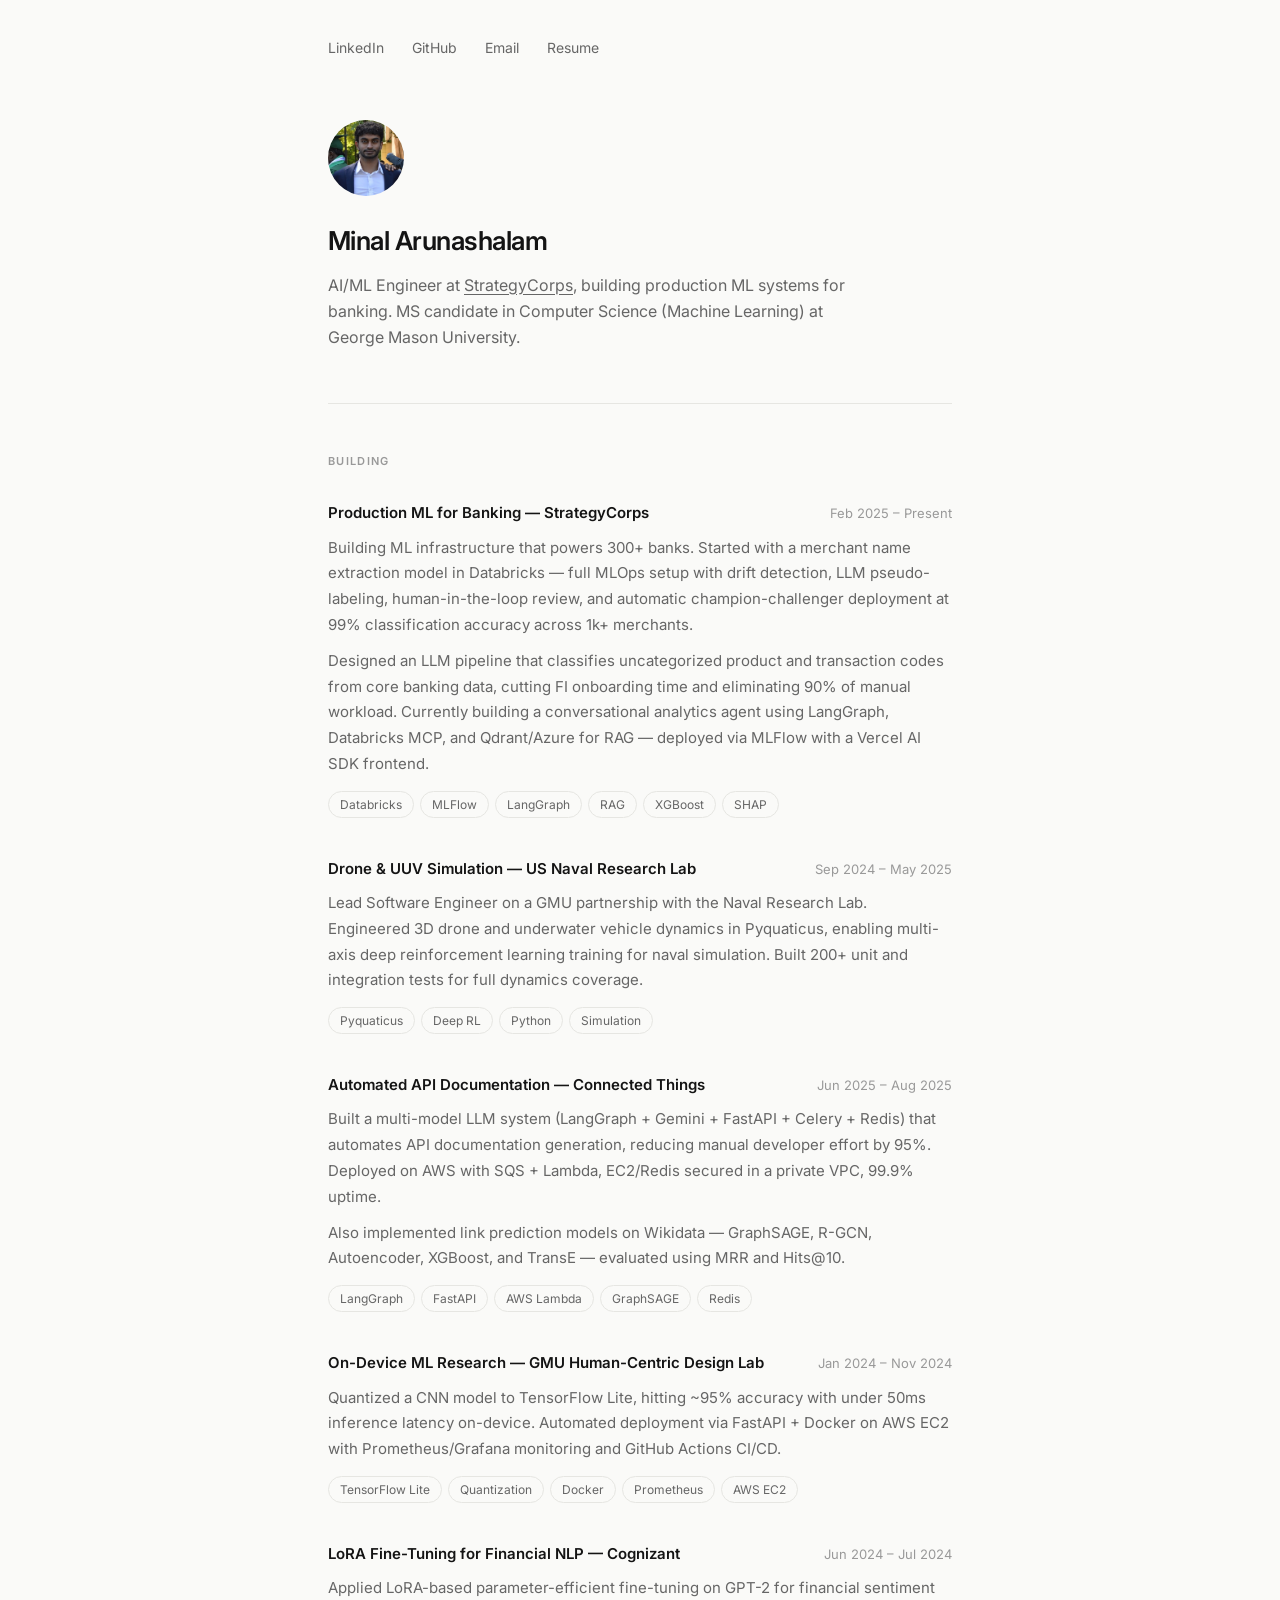
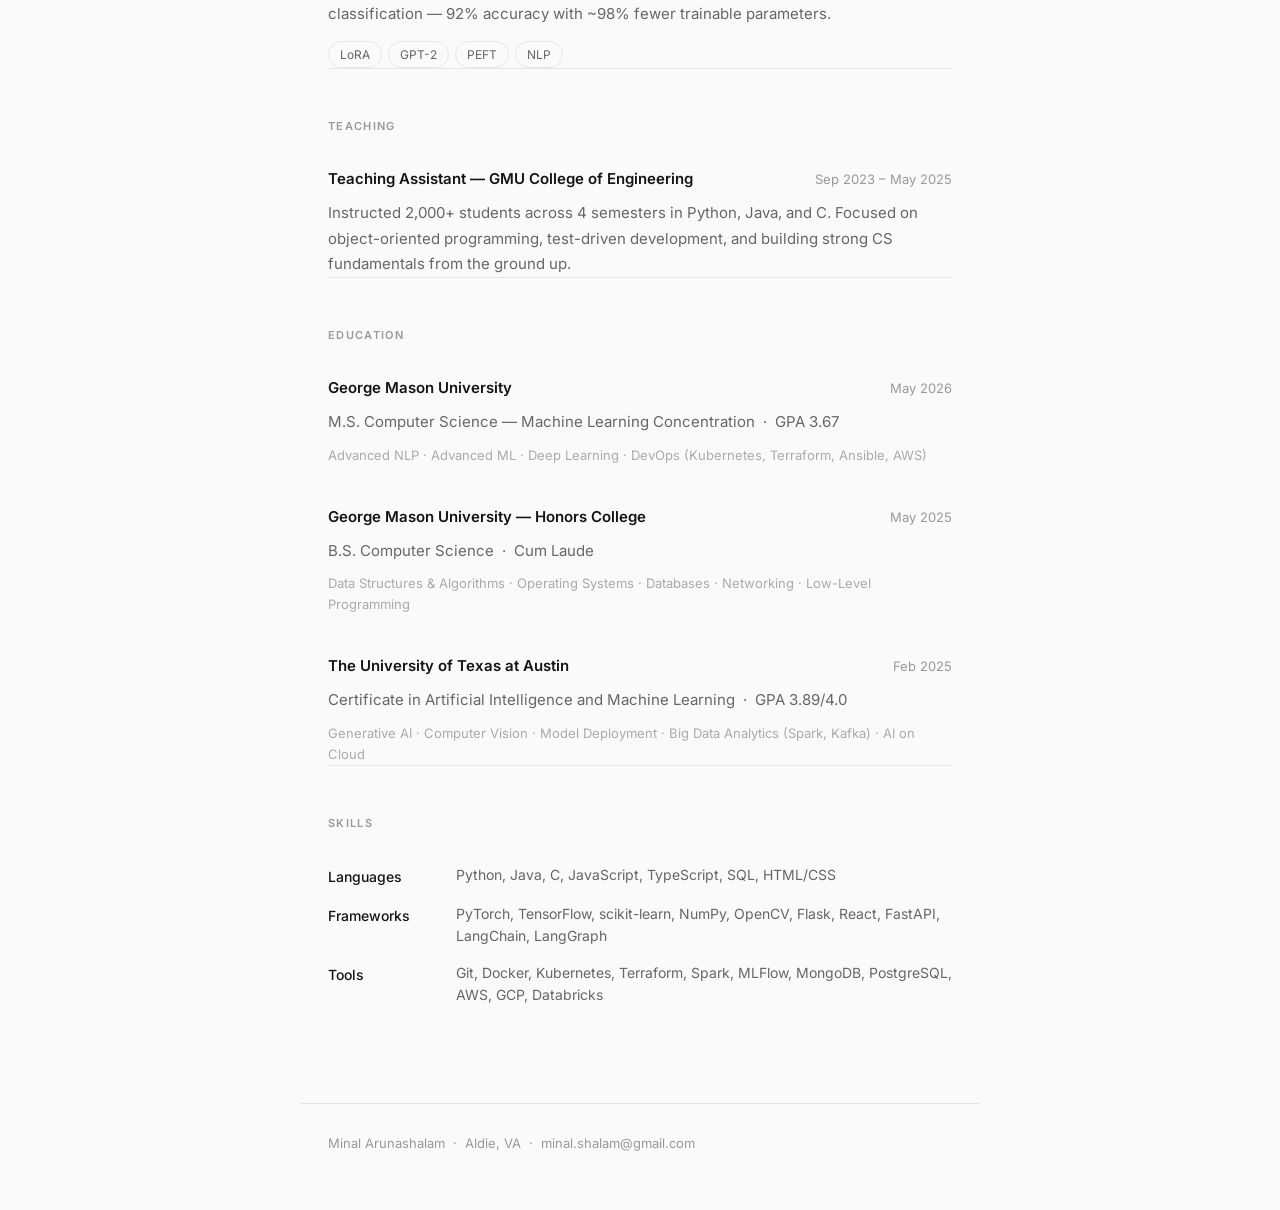
<file: index.html>
<!DOCTYPE html>
<html lang="en">
<head>
  <meta charset="UTF-8">
  <meta name="viewport" content="width=device-width, initial-scale=1.0">
  <title>Minal Arunashalam</title>
  <meta name="description" content="AI/ML Engineer building production ML systems and intelligent agents.">
  <link rel="preconnect" href="https://fonts.googleapis.com">
  <link rel="preconnect" href="https://fonts.gstatic.com" crossorigin>
  <link href="https://fonts.googleapis.com/css2?family=Inter:wght@300;400;500;600&display=swap" rel="stylesheet">
  <style>
    *, *::before, *::after { margin: 0; padding: 0; box-sizing: border-box; }

    :root {
      --bg: #fafaf8;
      --text: #141414;
      --muted: #666;
      --subtle: #999;
      --accent: #2563eb;
      --border: #e6e6e2;
    }

    html { scroll-behavior: smooth; }

    body {
      font-family: 'Inter', -apple-system, BlinkMacSystemFont, sans-serif;
      background: var(--bg);
      color: var(--text);
      font-size: 16px;
      line-height: 1.7;
      -webkit-font-smoothing: antialiased;
    }

    /* ── Nav ── */
    nav {
      max-width: 680px;
      margin: 0 auto;
      padding: 36px 28px 0;
      display: flex;
      gap: 28px;
      flex-wrap: wrap;
    }

    nav a {
      font-size: 14px;
      color: var(--muted);
      text-decoration: none;
      cursor: pointer;
      transition: color 0.15s;
    }

    nav a:hover { color: var(--text); }

    /* ── Main wrapper ── */
    main {
      max-width: 680px;
      margin: 0 auto;
      padding: 0 28px 96px;
    }

    /* ── Hero ── */
    .hero {
      padding: 60px 0 52px;
    }

    .avatar {
      width: 76px;
      height: 76px;
      border-radius: 50%;
      object-fit: cover;
      margin-bottom: 28px;
      flex-shrink: 0;
      display: block;
    }

    .hero h1 {
      font-size: 26px;
      font-weight: 600;
      letter-spacing: -0.02em;
      margin-bottom: 14px;
      line-height: 1.3;
    }

    .hero .tagline {
      font-size: 16px;
      color: var(--muted);
      max-width: 520px;
      line-height: 1.65;
    }

    .hero .tagline a {
      color: var(--muted);
      text-decoration: underline;
      text-underline-offset: 3px;
      transition: color 0.15s;
    }

    .hero .tagline a:hover { color: var(--text); }

    /* ── Divider ── */
    hr {
      border: none;
      border-top: 1px solid var(--border);
      margin: 0;
    }

    /* ── Sections ── */
    section {
      padding: 48px 0 0;
    }

    section > h2 {
      font-size: 11px;
      font-weight: 600;
      text-transform: uppercase;
      letter-spacing: 0.12em;
      color: var(--subtle);
      margin-bottom: 32px;
    }

    /* ── Entry ── */
    .entry {
      margin-bottom: 40px;
    }

    .entry:last-child { margin-bottom: 0; }

    .entry-header {
      display: flex;
      justify-content: space-between;
      align-items: baseline;
      gap: 12px;
      margin-bottom: 10px;
    }

    .entry h3 {
      font-size: 15px;
      font-weight: 600;
      line-height: 1.4;
    }

    .entry .date {
      font-size: 13px;
      color: var(--subtle);
      white-space: nowrap;
      flex-shrink: 0;
    }

    .entry p {
      font-size: 15px;
      color: var(--muted);
      line-height: 1.72;
      margin-bottom: 10px;
    }

    .entry p:last-of-type { margin-bottom: 0; }

    .entry .sub {
      font-size: 13px;
      color: #aaa;
      line-height: 1.6;
      margin-top: 8px;
    }

    /* ── Tags ── */
    .tags {
      display: flex;
      flex-wrap: wrap;
      gap: 6px;
      margin-top: 14px;
    }

    .tag {
      font-size: 12px;
      padding: 3px 11px;
      border: 1px solid var(--border);
      border-radius: 100px;
      color: var(--muted);
      line-height: 1.6;
    }

    /* ── Skills grid ── */
    .skills-grid {
      display: grid;
      grid-template-columns: 100px 1fr;
      row-gap: 14px;
      column-gap: 28px;
    }

    .skill-label {
      font-size: 14px;
      font-weight: 500;
      color: var(--text);
      padding-top: 1px;
    }

    .skill-value {
      font-size: 14px;
      color: var(--muted);
      line-height: 1.6;
    }

    /* ── Footer ── */
    footer {
      max-width: 680px;
      margin: 0 auto;
      padding: 28px 28px 56px;
      border-top: 1px solid var(--border);
      font-size: 13px;
      color: var(--subtle);
    }

    footer a {
      color: var(--subtle);
      text-decoration: none;
      transition: color 0.15s;
    }

    footer a:hover { color: var(--text); }

    /* ── Global link ── */
    a {
      color: var(--accent);
      text-decoration: none;
      cursor: pointer;
    }

    a:hover { text-decoration: underline; text-underline-offset: 3px; }

    /* ── Responsive ── */
    @media (max-width: 600px) {
      nav { gap: 20px; padding: 28px 20px 0; }
      main { padding: 0 20px 80px; }
      footer { padding: 24px 20px 48px; }

      .hero { padding: 48px 0 40px; }
      .hero h1 { font-size: 22px; }

      .entry-header { flex-direction: column; gap: 2px; }
      .entry .date { font-size: 12px; }

      .skills-grid { grid-template-columns: 1fr; row-gap: 4px; }
      .skill-label { margin-top: 14px; }
      .skill-label:first-child { margin-top: 0; }
    }

    /* ── Reduced motion ── */
    @media (prefers-reduced-motion: reduce) {
      html { scroll-behavior: auto; }
      * { transition: none !important; }
    }
  </style>
</head>
<body>

  <nav>
    <a href="https://linkedin.com/in/minal12" target="_blank" rel="noopener">LinkedIn</a>
    <a href="https://github.com/Minal-Arunashalam" target="_blank" rel="noopener">GitHub</a>
    <a href="mailto:minal.shalam@gmail.com">Email</a>
    <a href="/Minal_Arunashalam_Resume.pdf" target="_blank" rel="noopener">Resume</a>
  </nav>

  <main>

    <!-- Hero -->
    <div class="hero">
      <img class="avatar" src="me1.jpg" alt="Minal Arunashalam">
      <h1>Minal Arunashalam</h1>
      <p class="tagline">
        AI/ML Engineer at <a href="https://strategycorps.com" target="_blank" rel="noopener">StrategyCorps</a>, building production ML systems for banking.
        MS candidate in Computer Science (Machine Learning) at George Mason University.
      </p>
    </div>

    <hr>

    <!-- Building -->
    <section id="building" aria-label="Building">
      <h2>Building</h2>

      <div class="entry">
        <div class="entry-header">
          <h3>Production ML for Banking — StrategyCorps</h3>
          <span class="date">Feb 2025 – Present</span>
        </div>
        <p>
          Building ML infrastructure that powers 300+ banks. Started with a merchant name extraction model in Databricks —
          full MLOps setup with drift detection, LLM pseudo-labeling, human-in-the-loop review, and automatic
          champion-challenger deployment at 99% classification accuracy across 1k+ merchants.
        </p>
        <p>
          Designed an LLM pipeline that classifies uncategorized product and transaction codes from core banking data,
          cutting FI onboarding time and eliminating 90% of manual workload. Currently building a conversational analytics
          agent using LangGraph, Databricks MCP, and Qdrant/Azure for RAG — deployed via MLFlow with a Vercel AI SDK frontend.
        </p>
        <div class="tags">
          <span class="tag">Databricks</span>
          <span class="tag">MLFlow</span>
          <span class="tag">LangGraph</span>
          <span class="tag">RAG</span>
          <span class="tag">XGBoost</span>
          <span class="tag">SHAP</span>
        </div>
      </div>

      <div class="entry">
        <div class="entry-header">
          <h3>Drone & UUV Simulation — US Naval Research Lab</h3>
          <span class="date">Sep 2024 – May 2025</span>
        </div>
        <p>
          Lead Software Engineer on a GMU partnership with the Naval Research Lab. Engineered 3D drone and
          underwater vehicle dynamics in Pyquaticus, enabling multi-axis deep reinforcement learning training
          for naval simulation. Built 200+ unit and integration tests for full dynamics coverage.
        </p>
        <div class="tags">
          <span class="tag">Pyquaticus</span>
          <span class="tag">Deep RL</span>
          <span class="tag">Python</span>
          <span class="tag">Simulation</span>
        </div>
      </div>

      <div class="entry">
        <div class="entry-header">
          <h3>Automated API Documentation — Connected Things</h3>
          <span class="date">Jun 2025 – Aug 2025</span>
        </div>
        <p>
          Built a multi-model LLM system (LangGraph + Gemini + FastAPI + Celery + Redis) that automates
          API documentation generation, reducing manual developer effort by 95%. Deployed on AWS with
          SQS + Lambda, EC2/Redis secured in a private VPC, 99.9% uptime.
        </p>
        <p>
          Also implemented link prediction models on Wikidata — GraphSAGE, R-GCN, Autoencoder, XGBoost, and
          TransE — evaluated using MRR and Hits@10.
        </p>
        <div class="tags">
          <span class="tag">LangGraph</span>
          <span class="tag">FastAPI</span>
          <span class="tag">AWS Lambda</span>
          <span class="tag">GraphSAGE</span>
          <span class="tag">Redis</span>
        </div>
      </div>

      <div class="entry">
        <div class="entry-header">
          <h3>On-Device ML Research — GMU Human-Centric Design Lab</h3>
          <span class="date">Jan 2024 – Nov 2024</span>
        </div>
        <p>
          Quantized a CNN model to TensorFlow Lite, hitting ~95% accuracy with under 50ms inference latency
          on-device. Automated deployment via FastAPI + Docker on AWS EC2 with Prometheus/Grafana monitoring
          and GitHub Actions CI/CD.
        </p>
        <div class="tags">
          <span class="tag">TensorFlow Lite</span>
          <span class="tag">Quantization</span>
          <span class="tag">Docker</span>
          <span class="tag">Prometheus</span>
          <span class="tag">AWS EC2</span>
        </div>
      </div>

      <div class="entry">
        <div class="entry-header">
          <h3>LoRA Fine-Tuning for Financial NLP — Cognizant</h3>
          <span class="date">Jun 2024 – Jul 2024</span>
        </div>
        <p>
          Applied LoRA-based parameter-efficient fine-tuning on GPT-2 for financial sentiment classification —
          92% accuracy with ~98% fewer trainable parameters.
        </p>
        <div class="tags">
          <span class="tag">LoRA</span>
          <span class="tag">GPT-2</span>
          <span class="tag">PEFT</span>
          <span class="tag">NLP</span>
        </div>
      </div>
    </section>

    <hr>

    <!-- Teaching -->
    <section id="teaching" aria-label="Teaching">
      <h2>Teaching</h2>

      <div class="entry">
        <div class="entry-header">
          <h3>Teaching Assistant — GMU College of Engineering</h3>
          <span class="date">Sep 2023 – May 2025</span>
        </div>
        <p>
          Instructed 2,000+ students across 4 semesters in Python, Java, and C.
          Focused on object-oriented programming, test-driven development, and building
          strong CS fundamentals from the ground up.
        </p>
      </div>
    </section>

    <hr>

    <!-- Education -->
    <section id="education" aria-label="Education">
      <h2>Education</h2>

      <div class="entry">
        <div class="entry-header">
          <h3>George Mason University</h3>
          <span class="date">May 2026</span>
        </div>
        <p>M.S. Computer Science — Machine Learning Concentration &nbsp;·&nbsp; GPA 3.67</p>
        <p class="sub">Advanced NLP · Advanced ML · Deep Learning · DevOps (Kubernetes, Terraform, Ansible, AWS)</p>
      </div>

      <div class="entry">
        <div class="entry-header">
          <h3>George Mason University — Honors College</h3>
          <span class="date">May 2025</span>
        </div>
        <p>B.S. Computer Science &nbsp;·&nbsp; Cum Laude</p>
        <p class="sub">Data Structures & Algorithms · Operating Systems · Databases · Networking · Low-Level Programming</p>
      </div>

      <div class="entry">
        <div class="entry-header">
          <h3>The University of Texas at Austin</h3>
          <span class="date">Feb 2025</span>
        </div>
        <p>Certificate in Artificial Intelligence and Machine Learning &nbsp;·&nbsp; GPA 3.89/4.0</p>
        <p class="sub">Generative AI · Computer Vision · Model Deployment · Big Data Analytics (Spark, Kafka) · AI on Cloud</p>
      </div>
    </section>

    <hr>

    <!-- Skills -->
    <section id="skills" aria-label="Skills">
      <h2>Skills</h2>
      <div class="skills-grid">
        <span class="skill-label">Languages</span>
        <span class="skill-value">Python, Java, C, JavaScript, TypeScript, SQL, HTML/CSS</span>

        <span class="skill-label">Frameworks</span>
        <span class="skill-value">PyTorch, TensorFlow, scikit-learn, NumPy, OpenCV, Flask, React, FastAPI, LangChain, LangGraph</span>

        <span class="skill-label">Tools</span>
        <span class="skill-value">Git, Docker, Kubernetes, Terraform, Spark, MLFlow, MongoDB, PostgreSQL, AWS, GCP, Databricks</span>
      </div>
    </section>

  </main>

  <footer>
    Minal Arunashalam &nbsp;·&nbsp; Aldie, VA &nbsp;·&nbsp;
    <a href="mailto:minal.shalam@gmail.com">minal.shalam@gmail.com</a>
  </footer>

</body>
</html>
</file>
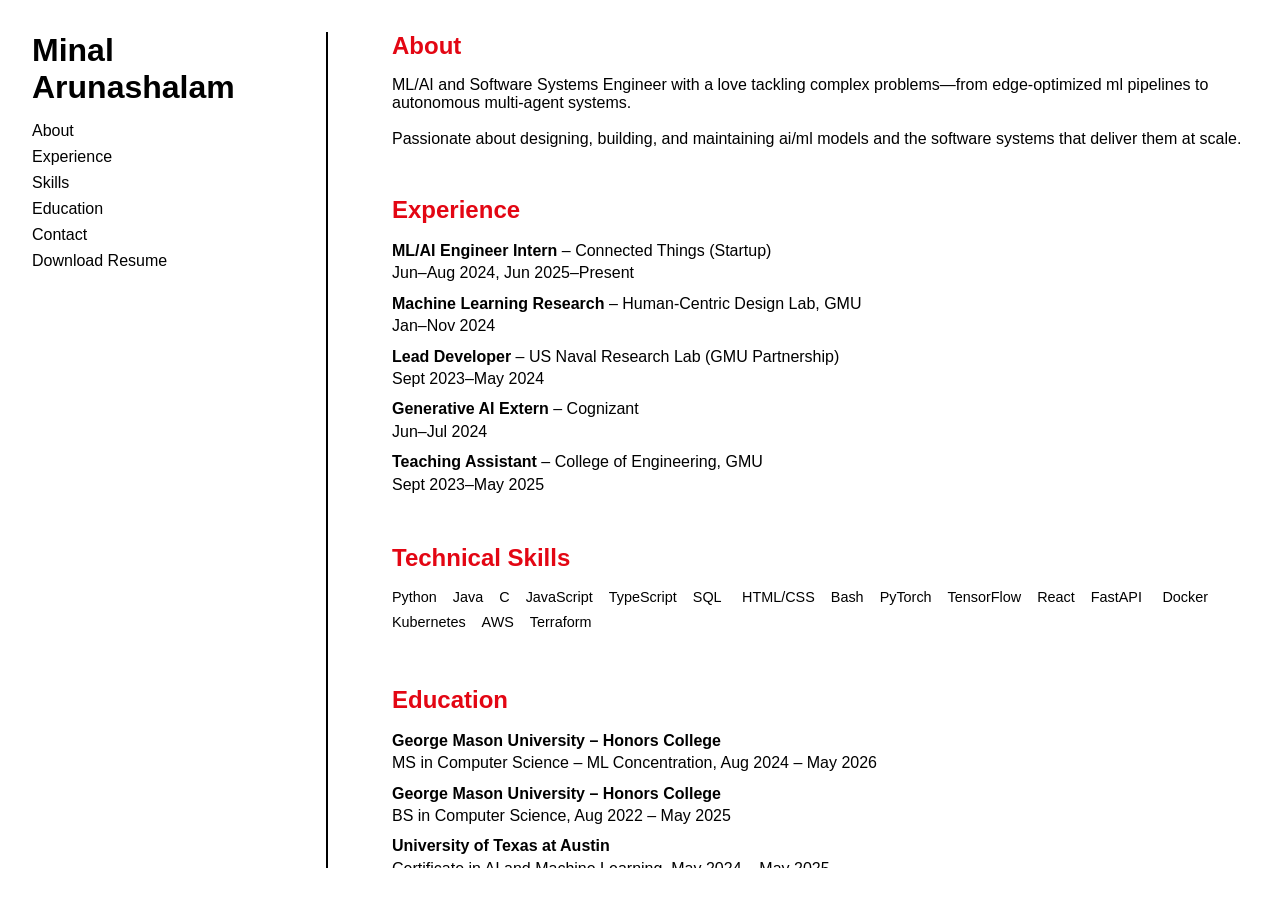
<file: personal_website_swiss_design.html>
<!DOCTYPE html>
<html lang="en">
<head>
    <meta charset="UTF-8">
    <meta name="viewport" content="width=device-width, initial-scale=1.0">
    <title>Minal Arunashalam</title>
    <link rel="icon" href="your-favicon.ico">
    <style>
        :root {
            --black: #000;
            --white: #fff;
            --red: #e30613;
            --font-sans: 'Helvetica Neue', Helvetica, Arial, sans-serif;
        }
        * { box-sizing: border-box; margin: 0; padding: 0; }
        html, body { height: 100%; width: 100%; font-family: var(--font-sans); background: var(--white); color: var(--black); }
        .container {
            display: grid;
            grid-template-columns: 1fr 3fr;
            grid-template-rows: auto;
            height: 100vh;
            grid-gap: 2rem;
            padding: 2rem;
        }
        .sidebar {
            display: flex;
            flex-direction: column;
            justify-content: start;
            border-right: 2px solid var(--black);
            padding-right: 2rem;
        }
        .sidebar h1 {
            font-size: 2rem;
            margin-bottom: 1rem;
        }
        .sidebar a {
            text-decoration: none;
            color: var(--black);
            display: block;
            margin: 0 0 0.5rem 0;
            font-size: 1rem;
        }
        .content {
            overflow-y: auto;
            padding-left: 2rem;
        }
        section { margin-bottom: 3rem; }
        h2 {
            font-size: 1.5rem;
            color: var(--red);
            margin-bottom: 1rem;
        }
        ul { list-style: none; }
        li { margin-bottom: 0.5rem; line-height: 1.4; }
        .skills span {
            display: inline-block;
            margin-right: 1rem;
            margin-bottom: 0.5rem;
            font-size: 0.9rem;
        }
        .contact a {
            display: block;
            font-size: 1rem;
            margin-bottom: 0.5rem;
            color: var(--black);
            text-decoration: none;
        }
    </style>
</head>
<body>
    <div class="container">
        <aside class="sidebar">
            <h1>Minal Arunashalam</h1>
            <nav>
                <!-- <a href="#about">About</a>               
                <a href="#experience">Experience</a>
                <a href="#skills">Skills</a>
                <a href="#projects">Projects</a>
                <a href="#contact">Contact</a> -->
                <a href="#about">About</a>
                <a href="#experience">Experience</a>
                <a href="#skills">Skills</a>
                <a href="#education">Education</a>
                <!-- <a href="#projects">Projects</a> -->
                <a href="#contact">Contact</a>
                <a href="Minal_Arunashalam_Resume.pdf" target="_blank">Download Resume</a>
            </nav>
        </aside>
        <main class="content">
            <section id="about">
                <h2>About</h2>
                <p>ML/AI and Software Systems Engineer with a love tackling complex problems—from edge-optimized ml pipelines to autonomous multi-agent systems. 
                    <br><br>
                    Passionate about designing, building, and maintaining ai/ml models and the software systems that deliver them at scale.</p>
            </section>
            <section id="experience">
                <h2>Experience</h2>
                <ul>
                    <li><strong>ML/AI Engineer Intern</strong> – Connected Things (Startup)<br>Jun–Aug 2024, Jun 2025–Present</li>
                    <li><strong>Machine Learning Research</strong> – Human-Centric Design Lab, GMU<br>Jan–Nov 2024</li>
                    <li><strong>Lead Developer</strong> – US Naval Research Lab (GMU Partnership)<br>Sept 2023–May 2024</li>
                    <li><strong>Generative AI Extern</strong> – Cognizant<br>Jun–Jul 2024</li>
                    <li><strong>Teaching Assistant</strong> – College of Engineering, GMU<br>Sept 2023–May 2025</li>
                </ul>
            </section>
            <section id="skills" class="skills">
                <h2>Technical Skills</h2>
                <span>Python</span><span>Java</span><span>C</span><span>JavaScript</span><span>TypeScript</span><span>SQL</span>
                <span>HTML/CSS</span><span>Bash</span><span>PyTorch</span><span>TensorFlow</span><span>React</span><span>FastAPI</span>
                <span>Docker</span><span>Kubernetes</span><span>AWS</span><span>Terraform</span>
            </section>

             <section id="education">
                <h2>Education</h2>
                <ul>
                <li><strong>George Mason University – Honors College</strong><br>MS in Computer Science – ML Concentration, Aug 2024 – May 2026</li>
                <li><strong>George Mason University – Honors College</strong><br>BS in Computer Science, Aug 2022 – May 2025</li>
                <li><strong>University of Texas at Austin</strong><br>Certificate in AI and Machine Learning, May 2024 – May 2025</li>
                <li><strong>INSEAD – France</strong><br>Summer Programme on Business Strategy, Innovation, and Leadership, Jul – Aug 2025</li>
                </ul>
            </section>

            
            <!-- <section id="projects">
                <h2>Projects</h2>
                <ul>
                    <li><strong>Bank Churn Prediction Model</strong> – UT Austin Certificate in AI & ML<br>93% F1-score, 98% recall.</li>
                </ul>
            </section> -->
            <section id="contact" class="contact">
                <h2>Contact</h2>
                <a href="mailto:minal.shalam@gmail.com">minal.shalam@gmail.com</a>
                <a href="https://linkedin.com/in/minal12" target="_blank">linkedin.com/in/minal12</a>
            </section>
        </main>
    </div>
</body>
</html>
</file>
